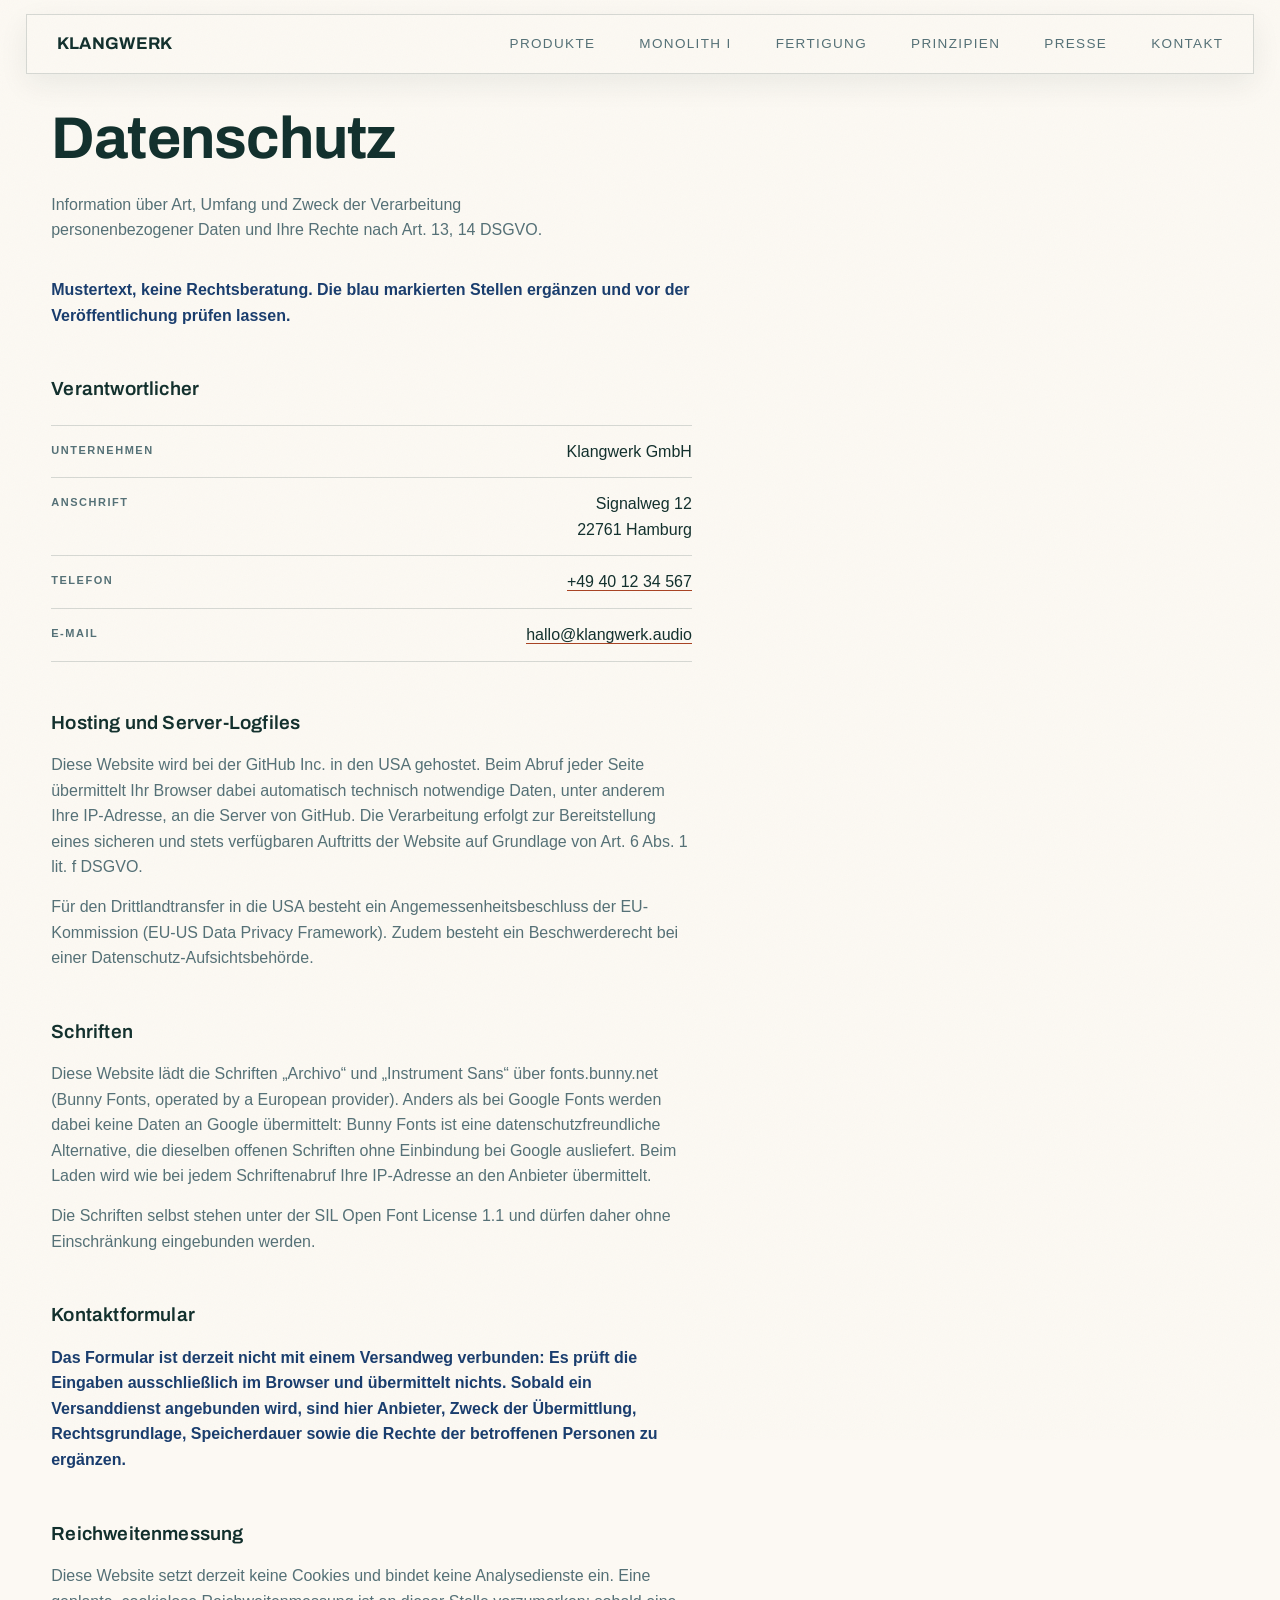
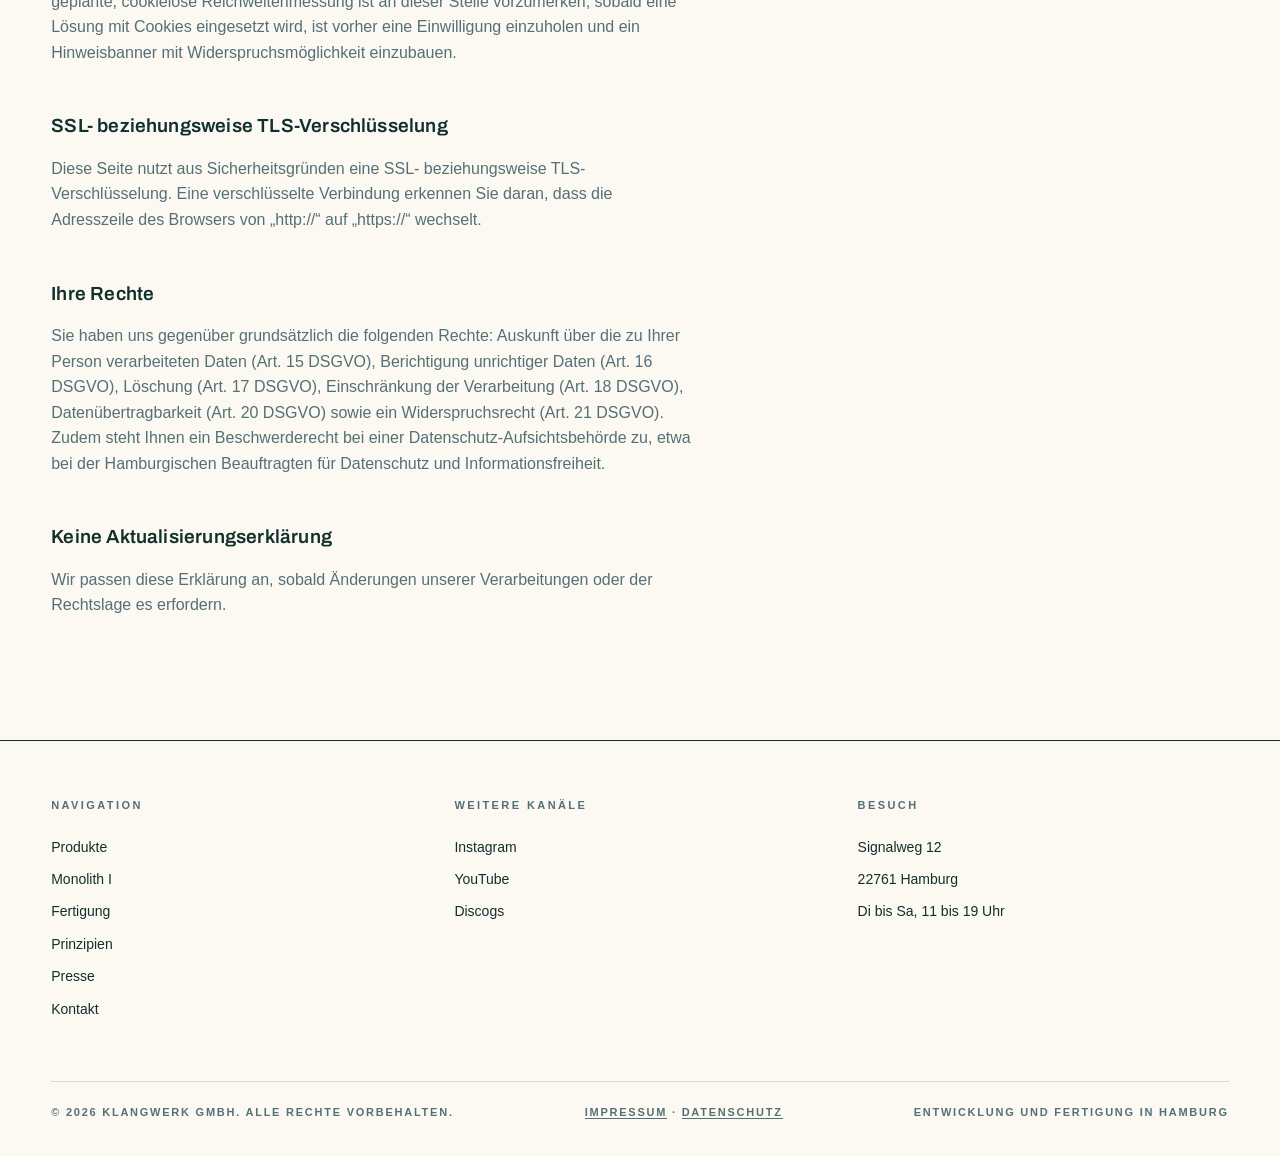
<file: datenschutz.html>
<!DOCTYPE html>
<html lang="de">
<head>
<meta charset="UTF-8">
<meta name="viewport" content="width=device-width, initial-scale=1.0">
<title>Datenschutz — KLANGWERK</title>
<meta name="description" content="Information über Art, Umfang und Zweck der Verarbeitung personenbezogener Daten auf der Website der Klangwerk GmbH.">
<meta name="theme-color" content="#FCF9F3">
<link rel="canonical" href="https://lasssse.github.io/klangwerk/datenschutz.html">
<meta property="og:title" content="Datenschutz — KLANGWERK">
<meta property="og:url" content="https://lasssse.github.io/klangwerk/datenschutz.html">
<meta property="og:image" content="https://lasssse.github.io/klangwerk/assets/og.png">
<meta name="twitter:card" content="summary_large_image">
<link rel="icon" href="data:image/svg+xml,%3Csvg xmlns='http://www.w3.org/2000/svg' viewBox='0 0 32 32'%3E%3Crect width='32' height='32' fill='%23A84222'/%3E%3Ctext x='16' y='24' font-family='Helvetica,Arial,sans-serif' font-size='21' font-weight='700' fill='%23FCF9F3' text-anchor='middle'%3EK%3C/text%3E%3C/svg%3E">
<link rel="preconnect" href="https://fonts.bunny.net">
<link href="https://fonts.bunny.net/css?family=archivo:500,600,700|instrument-sans:400,500,600,700&display=swap" rel="stylesheet">
<link rel="stylesheet" href="styles.css">
<noscript><style>.menu-btn,.menu-pop{display:none}.nav{display:flex;flex-wrap:wrap;gap:6px 20px}.head-in{height:auto;min-height:60px;padding:10px 22px}section{scroll-margin-top:110px}</style></noscript>
<script src="script.js" defer></script>
</head>

<body>
<div class="noise" aria-hidden="true"></div>

<header class="site-head">
  <div class="wrap head-in">
    <a class="wordmark" href="index.html">KLANGWERK</a>
    <nav class="nav" aria-label="Hauptnavigation">
      <a href="index.html#lineup">Produkte</a>
      <a href="index.html#flagship">Monolith I</a>
      <a href="index.html#craft">Fertigung</a>
      <a href="index.html#approach">Prinzipien</a>
      <a href="index.html#press">Presse</a>
      <a href="index.html#contact">Kontakt</a>
    </nav>
    <button class="menu-btn" id="menuBtn" type="button" popovertarget="menuPop" aria-controls="menuPop">
      <svg class="menu-icon" viewBox="0 0 18 16" fill="none" aria-hidden="true" focusable="false"><path d="M0 2h18M0 8h18M0 14h18" stroke="currentColor" stroke-width="2"/></svg>
      <span>Menü</span>
    </button>
  </div>
</header>

<div class="menu-pop" id="menuPop" popover>
  <div class="wrap">
    <nav aria-label="Menü in kleiner Ansicht">
      <a href="index.html#lineup">Produkte</a>
      <a href="index.html#flagship">Monolith I</a>
      <a href="index.html#craft">Fertigung</a>
      <a href="index.html#approach">Prinzipien</a>
      <a href="index.html#press">Presse</a>
      <a href="index.html#contact">Kontakt</a>
    </nav>
    <p class="menu-foot">
      <a href="tel:+49401234567">+49 40 12 34 567</a>
      <a href="mailto:hallo@klangwerk.audio">hallo@klangwerk.audio</a>
      <span>Signalweg 12, 22761 Hamburg</span>
    </p>
  </div>
</div>

<main id="top">
<section class="sec">
    <div class="wrap">
      <h2>Datenschutz</h2>
      <p class="sec-intro">Information über Art, Umfang und Zweck der Verarbeitung personenbezogener Daten und Ihre Rechte nach Art. 13, 14 DSGVO.</p>

      <p class="legaltext"><span class="todo">Mustertext, keine Rechtsberatung. Die blau markierten Stellen ergänzen und vor der Veröffentlichung prüfen lassen.</span></p>

      <div class="legaltext">
        <h3>Verantwortlicher</h3>
        <dl class="facts">
          <div><dt>Unternehmen</dt><dd>Klangwerk GmbH</dd></div>
          <div><dt>Anschrift</dt><dd>Signalweg 12<br>22761 Hamburg</dd></div>
          <div><dt>Telefon</dt><dd><a href="tel:+49401234567">+49 40 12 34 567</a></dd></div>
          <div><dt>E-Mail</dt><dd><a href="mailto:hallo@klangwerk.audio">hallo@klangwerk.audio</a></dd></div>
        </dl>

        <h3>Hosting und Server-Logfiles</h3>
        <p>Diese Website wird bei der GitHub Inc. in den USA gehostet. Beim Abruf jeder Seite übermittelt Ihr Browser dabei automatisch technisch notwendige Daten, unter anderem Ihre IP-Adresse, an die Server von GitHub. Die Verarbeitung erfolgt zur Bereitstellung eines sicheren und stets verfügbaren Auftritts der Website auf Grundlage von Art. 6 Abs. 1 lit. f DSGVO.</p>
        <p>Für den Drittlandtransfer in die USA besteht ein Angemessenheitsbeschluss der EU-Kommission (EU-US Data Privacy Framework). Zudem besteht ein Beschwerderecht bei einer Datenschutz-Aufsichtsbehörde.</p>

        <h3>Schriften</h3>
        <p>Diese Website lädt die Schriften „Archivo“ und „Instrument Sans“ über fonts.bunny.net (Bunny Fonts, operated by a European provider). Anders als bei Google Fonts werden dabei keine Daten an Google übermittelt: Bunny Fonts ist eine datenschutzfreundliche Alternative, die dieselben offenen Schriften ohne Einbindung bei Google ausliefert. Beim Laden wird wie bei jedem Schriftenabruf Ihre IP-Adresse an den Anbieter übermittelt.</p>
        <p>Die Schriften selbst stehen unter der SIL Open Font License 1.1 und dürfen daher ohne Einschränkung eingebunden werden.</p>

        <h3>Kontaktformular</h3>
        <p class="todo">Das Formular ist derzeit nicht mit einem Versandweg verbunden: Es prüft die Eingaben ausschließlich im Browser und übermittelt nichts. Sobald ein Versanddienst angebunden wird, sind hier Anbieter, Zweck der Übermittlung, Rechtsgrundlage, Speicherdauer sowie die Rechte der betroffenen Personen zu ergänzen.</p>

        <h3>Reichweitenmessung</h3>
        <p>Diese Website setzt derzeit keine Cookies und bindet keine Analysedienste ein. Eine geplante, cookielose Reichweitenmessung ist an dieser Stelle vorzumerken; sobald eine Lösung mit Cookies eingesetzt wird, ist vorher eine Einwilligung einzuholen und ein Hinweisbanner mit Widerspruchsmöglichkeit einzubauen.</p>

        <h3>SSL- beziehungsweise TLS-Verschlüsselung</h3>
        <p>Diese Seite nutzt aus Sicherheitsgründen eine SSL- beziehungsweise TLS-Verschlüsselung. Eine verschlüsselte Verbindung erkennen Sie daran, dass die Adresszeile des Browsers von „http://“ auf „https://“ wechselt.</p>

        <h3>Ihre Rechte</h3>
        <p>Sie haben uns gegenüber grundsätzlich die folgenden Rechte: Auskunft über die zu Ihrer Person verarbeiteten Daten (Art. 15 DSGVO), Berichtigung unrichtiger Daten (Art. 16 DSGVO), Löschung (Art. 17 DSGVO), Einschränkung der Verarbeitung (Art. 18 DSGVO), Datenübertragbarkeit (Art. 20 DSGVO) sowie ein Widerspruchsrecht (Art. 21 DSGVO). Zudem steht Ihnen ein Beschwerderecht bei einer Datenschutz-Aufsichtsbehörde zu, etwa bei der Hamburgischen Beauftragten für Datenschutz und Informationsfreiheit.</p>

        <h3>Keine Aktualisierungserklärung</h3>
        <p>Wir passen diese Erklärung an, sobald Änderungen unserer Verarbeitungen oder der Rechtslage es erfordern.</p>
      </div>
    </div>
  </section>
</main>

<footer class="footer">
  <div class="wrap">
    <div class="foot-cols">
      <div><h3>Navigation</h3><a href="index.html#lineup">Produkte</a><a href="index.html#flagship">Monolith I</a><a href="index.html#craft">Fertigung</a><a href="index.html#approach">Prinzipien</a><a href="index.html#press">Presse</a><a href="index.html#contact">Kontakt</a></div>
      <div><h3>Weitere Kanäle</h3><a href="https://www.instagram.com/klangwerk.audio/" target="_blank" rel="noopener noreferrer">Instagram</a><a href="https://www.youtube.com/@klangwerk" target="_blank" rel="noopener noreferrer">YouTube</a><a href="https://www.discogs.com/seller/klangwerk/profile" target="_blank" rel="noopener noreferrer">Discogs</a></div>
      <div><h3>Besuch</h3><ul><li>Signalweg 12</li><li>22761 Hamburg</li><li>Di bis Sa, 11 bis 19 Uhr</li></ul></div>
    </div>
    <div class="legal"><span>© 2026 Klangwerk GmbH. Alle Rechte vorbehalten.</span><span><a href="impressum.html">Impressum</a> · <a href="datenschutz.html">Datenschutz</a></span><span>Entwicklung und Fertigung in Hamburg</span></div>
  </div>
</footer>

</body>
</html>
</file>
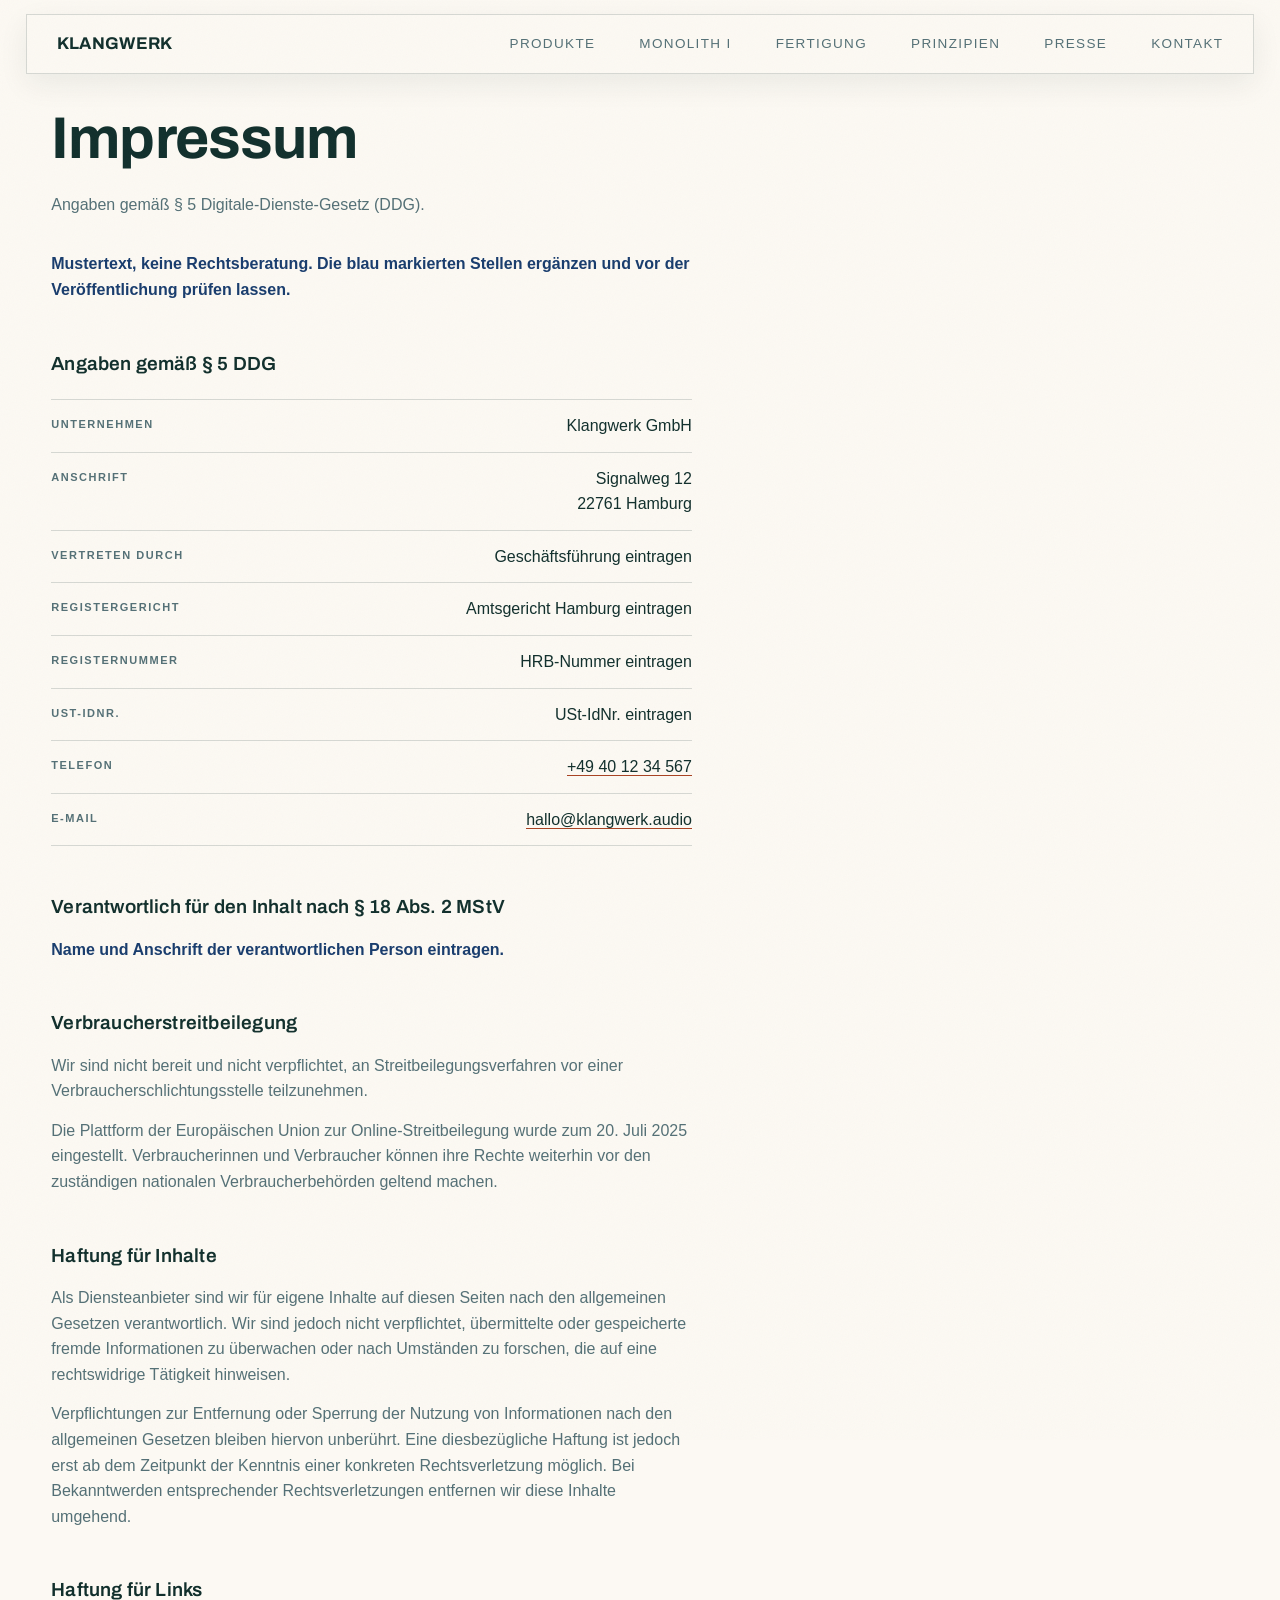
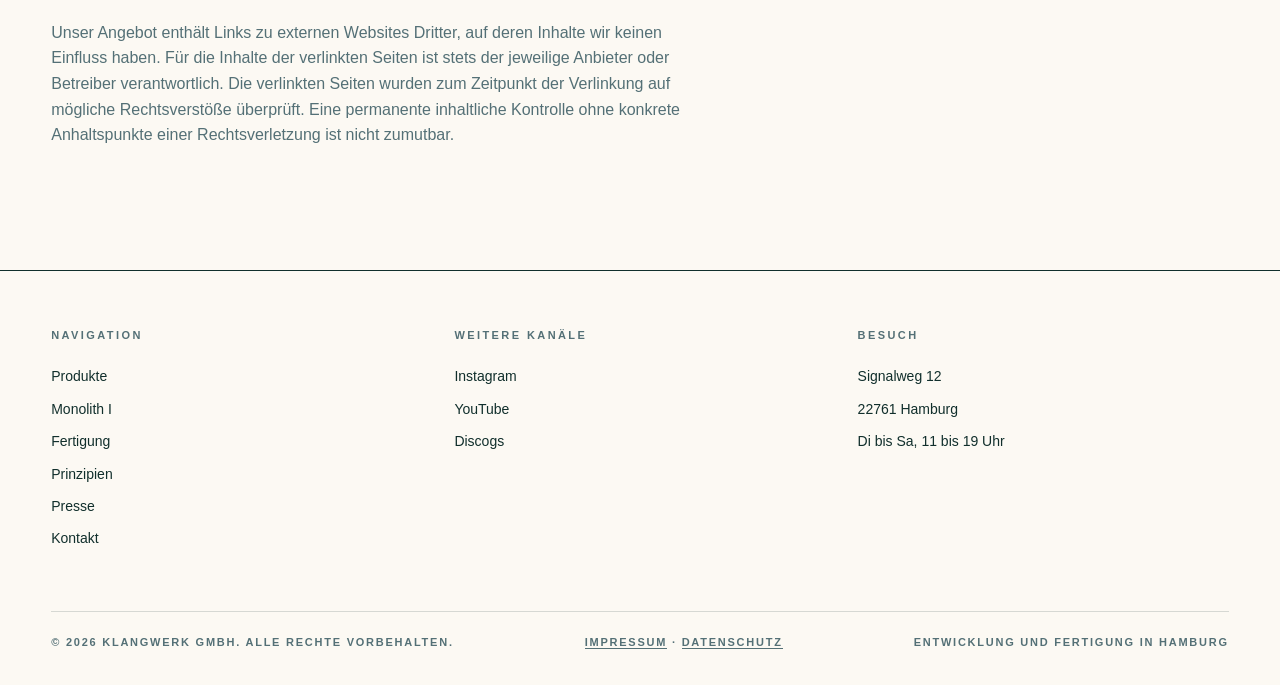
<file: impressum.html>
<!DOCTYPE html>
<html lang="de">
<head>
<meta charset="UTF-8">
<meta name="viewport" content="width=device-width, initial-scale=1.0">
<title>Impressum — KLANGWERK</title>
<meta name="description" content="Anbieterkennzeichnung der Klangwerk GmbH, Hamburg, nach § 5 DDG.">
<meta name="theme-color" content="#FCF9F3">
<link rel="canonical" href="https://lasssse.github.io/klangwerk/impressum.html">
<meta property="og:title" content="Impressum — KLANGWERK">
<meta property="og:url" content="https://lasssse.github.io/klangwerk/impressum.html">
<meta property="og:image" content="https://lasssse.github.io/klangwerk/assets/og.png">
<meta name="twitter:card" content="summary_large_image">
<link rel="icon" href="data:image/svg+xml,%3Csvg xmlns='http://www.w3.org/2000/svg' viewBox='0 0 32 32'%3E%3Crect width='32' height='32' fill='%23A84222'/%3E%3Ctext x='16' y='24' font-family='Helvetica,Arial,sans-serif' font-size='21' font-weight='700' fill='%23FCF9F3' text-anchor='middle'%3EK%3C/text%3E%3C/svg%3E">
<link rel="preconnect" href="https://fonts.bunny.net">
<link href="https://fonts.bunny.net/css?family=archivo:500,600,700|instrument-sans:400,500,600,700&display=swap" rel="stylesheet">
<link rel="stylesheet" href="styles.css">
<noscript><style>.menu-btn,.menu-pop{display:none}.nav{display:flex;flex-wrap:wrap;gap:6px 20px}.head-in{height:auto;min-height:60px;padding:10px 22px}section{scroll-margin-top:110px}</style></noscript>
<script src="script.js" defer></script>
</head>

<body>
<div class="noise" aria-hidden="true"></div>

<header class="site-head">
  <div class="wrap head-in">
    <a class="wordmark" href="index.html">KLANGWERK</a>
    <nav class="nav" aria-label="Hauptnavigation">
      <a href="index.html#lineup">Produkte</a>
      <a href="index.html#flagship">Monolith I</a>
      <a href="index.html#craft">Fertigung</a>
      <a href="index.html#approach">Prinzipien</a>
      <a href="index.html#press">Presse</a>
      <a href="index.html#contact">Kontakt</a>
    </nav>
    <button class="menu-btn" id="menuBtn" type="button" popovertarget="menuPop" aria-controls="menuPop">
      <svg class="menu-icon" viewBox="0 0 18 16" fill="none" aria-hidden="true" focusable="false"><path d="M0 2h18M0 8h18M0 14h18" stroke="currentColor" stroke-width="2"/></svg>
      <span>Menü</span>
    </button>
  </div>
</header>

<div class="menu-pop" id="menuPop" popover>
  <div class="wrap">
    <nav aria-label="Menü in kleiner Ansicht">
      <a href="index.html#lineup">Produkte</a>
      <a href="index.html#flagship">Monolith I</a>
      <a href="index.html#craft">Fertigung</a>
      <a href="index.html#approach">Prinzipien</a>
      <a href="index.html#press">Presse</a>
      <a href="index.html#contact">Kontakt</a>
    </nav>
    <p class="menu-foot">
      <a href="tel:+49401234567">+49 40 12 34 567</a>
      <a href="mailto:hallo@klangwerk.audio">hallo@klangwerk.audio</a>
      <span>Signalweg 12, 22761 Hamburg</span>
    </p>
  </div>
</div>

<main id="top">
<section class="sec">
    <div class="wrap">
      <h2>Impressum</h2>
      <p class="sec-intro">Angaben gemäß § 5 Digitale-Dienste-Gesetz (DDG).</p>

      <p class="legaltext"><span class="todo">Mustertext, keine Rechtsberatung. Die blau markierten Stellen ergänzen und vor der Veröffentlichung prüfen lassen.</span></p>

      <div class="legaltext">
        <h3>Angaben gemäß § 5 DDG</h3>
        <dl class="facts">
          <div><dt>Unternehmen</dt><dd>Klangwerk GmbH</dd></div>
          <div><dt>Anschrift</dt><dd>Signalweg 12<br>22761 Hamburg</dd></div>
          <div><dt>Vertreten durch</dt><dd class="todo">Geschäftsführung eintragen</dd></div>
          <div><dt>Registergericht</dt><dd class="todo">Amtsgericht Hamburg eintragen</dd></div>
          <div><dt>Registernummer</dt><dd class="todo">HRB-Nummer eintragen</dd></div>
          <div><dt>USt-IdNr.</dt><dd class="todo">USt-IdNr. eintragen</dd></div>
          <div><dt>Telefon</dt><dd><a href="tel:+49401234567">+49 40 12 34 567</a></dd></div>
          <div><dt>E-Mail</dt><dd><a href="mailto:hallo@klangwerk.audio">hallo@klangwerk.audio</a></dd></div>
        </dl>

        <h3>Verantwortlich für den Inhalt nach § 18 Abs. 2 MStV</h3>
        <p class="todo">Name und Anschrift der verantwortlichen Person eintragen.</p>

        <h3>Verbraucherstreitbeilegung</h3>
        <p>Wir sind nicht bereit und nicht verpflichtet, an Streitbeilegungsverfahren vor einer Verbraucherschlichtungsstelle teilzunehmen.</p>
        <p>Die Plattform der Europäischen Union zur Online-Streitbeilegung wurde zum 20. Juli 2025 eingestellt. Verbraucherinnen und Verbraucher können ihre Rechte weiterhin vor den zuständigen nationalen Verbraucherbehörden geltend machen.</p>

        <h3>Haftung für Inhalte</h3>
        <p>Als Diensteanbieter sind wir für eigene Inhalte auf diesen Seiten nach den allgemeinen Gesetzen verantwortlich. Wir sind jedoch nicht verpflichtet, übermittelte oder gespeicherte fremde Informationen zu überwachen oder nach Umständen zu forschen, die auf eine rechtswidrige Tätigkeit hinweisen.</p>
        <p>Verpflichtungen zur Entfernung oder Sperrung der Nutzung von Informationen nach den allgemeinen Gesetzen bleiben hiervon unberührt. Eine diesbezügliche Haftung ist jedoch erst ab dem Zeitpunkt der Kenntnis einer konkreten Rechtsverletzung möglich. Bei Bekanntwerden entsprechender Rechtsverletzungen entfernen wir diese Inhalte umgehend.</p>

        <h3>Haftung für Links</h3>
        <p>Unser Angebot enthält Links zu externen Websites Dritter, auf deren Inhalte wir keinen Einfluss haben. Für die Inhalte der verlinkten Seiten ist stets der jeweilige Anbieter oder Betreiber verantwortlich. Die verlinkten Seiten wurden zum Zeitpunkt der Verlinkung auf mögliche Rechtsverstöße überprüft. Eine permanente inhaltliche Kontrolle ohne konkrete Anhaltspunkte einer Rechtsverletzung ist nicht zumutbar.</p>
      </div>
    </div>
  </section>
</main>

<footer class="footer">
  <div class="wrap">
    <div class="foot-cols">
      <div><h3>Navigation</h3><a href="index.html#lineup">Produkte</a><a href="index.html#flagship">Monolith I</a><a href="index.html#craft">Fertigung</a><a href="index.html#approach">Prinzipien</a><a href="index.html#press">Presse</a><a href="index.html#contact">Kontakt</a></div>
      <div><h3>Weitere Kanäle</h3><a href="https://www.instagram.com/klangwerk.audio/" target="_blank" rel="noopener noreferrer">Instagram</a><a href="https://www.youtube.com/@klangwerk" target="_blank" rel="noopener noreferrer">YouTube</a><a href="https://www.discogs.com/seller/klangwerk/profile" target="_blank" rel="noopener noreferrer">Discogs</a></div>
      <div><h3>Besuch</h3><ul><li>Signalweg 12</li><li>22761 Hamburg</li><li>Di bis Sa, 11 bis 19 Uhr</li></ul></div>
    </div>
    <div class="legal"><span>© 2026 Klangwerk GmbH. Alle Rechte vorbehalten.</span><span><a href="impressum.html">Impressum</a> · <a href="datenschutz.html">Datenschutz</a></span><span>Entwicklung und Fertigung in Hamburg</span></div>
  </div>
</footer>

</body>
</html>
</file>
<file: styles.css>
/* Klangwerk: gesamte Gestaltung der Seite. Oben Farben, Rasterweiten und Grundwerte. */
:root{
  /* Grundflächen und Text */
  --paper:#FCF9F3; --surface:#FFFFFF; --ink:#112F2C; --muted:#547076;
  /* --line trennt nur Zierflächen, --line-strong umrandet Bedienelemente (3:1) */
  --line:rgba(17,47,44,.16); --line-strong:rgba(17,47,44,.6);
  /* Hauptfarbe */
  --accent:#A84222; --accent-d:#9E3E20; --accent-dd:#8B351D; --accent-l:#C17961; --accent-ll:#D9AC9B; --accent-tint:#F0DFD6;
  /* Zweitfarbe */
  --alert:#1C4286; --alert-l:#889ABA; --alert-ll:#C2C9D7; --alert-d:#5672A2; --alert-dd:#183C6D;
  --disp:'Archivo',sans-serif; --body:'Instrument Sans',sans-serif;
}
*{margin:0;padding:0;box-sizing:border-box}
html{scroll-behavior:smooth}
body{background:var(--paper);color:var(--ink);font-family:var(--body);font-size:16px;line-height:1.6;-webkit-font-smoothing:antialiased;overflow-x:hidden}
img{display:block;max-width:100%}
a{color:inherit;text-decoration:none}
ul{list-style:none}
::selection{background:var(--accent-d);color:#fff}
:focus-visible{outline:2px solid var(--accent);outline-offset:3px}
.wrap{width:min(1240px,92vw);margin-inline:auto}
section{scroll-margin-top:90px}

/* Papierkorn, statisch */
.noise{position:fixed;inset:-60%;width:220%;height:220%;pointer-events:none;z-index:90;opacity:.03;
  background-image:url("data:image/svg+xml,%3Csvg xmlns='http://www.w3.org/2000/svg' width='300' height='300'%3E%3Cfilter id='n'%3E%3CfeTurbulence type='fractalNoise' baseFrequency='0.85' numOctaves='2'/%3E%3C/filter%3E%3Crect width='300' height='300' filter='url(%23n)'/%3E%3C/svg%3E")}

/* ---------- Kopfzeile ---------- */
/* Die Leiste schwebt über dem Inhalt: eigener Rand, fast Fensterbreite, heller
   Rahmen und weicher Schatten. Ab 1180px ragt sie seitlich über den Satzspiegel
   hinaus, damit der Kopf breiter wirkt als der Inhalt darunter. */
.site-head{position:fixed;top:14px;left:0;right:0;z-index:60}
.head-in{display:flex;align-items:center;justify-content:space-between;gap:24px;height:60px;padding:0 22px;
  background:var(--paper);border:1px solid var(--line);box-shadow:0 10px 30px rgba(17,47,44,.07)}
.wordmark{font-family:var(--disp);font-weight:700;letter-spacing:.02em;font-size:17px}
.wordmark sup{font-size:9px;color:var(--accent-d)}
.wordmark:hover{color:var(--accent-dd)}
.nav{display:flex;gap:30px}
.nav a{font-size:13px;font-weight:500;letter-spacing:.08em;text-transform:uppercase;color:var(--muted);padding:6px 0;
  background-image:linear-gradient(var(--accent),var(--accent));background-repeat:no-repeat;background-position:bottom;background-size:0 3px;
  transition:color .2s ease,background-size .2s ease}
.nav a:hover{color:var(--ink)}
.nav a.active{color:var(--accent-dd);background-size:100% 3px}
/* Auf dem Desktop atmet die Leiste mehr und reicht seitlich über den Satzspiegel
   hinaus: 1400px statt 1240px, bei 1440px Fenster also 70px links und rechts
   über der Kante des Inhalts. Innen 30px statt 22px, Abstand 44px statt 30px
   und etwas mehr Laufweite. Nachgemessen mit den echten Zeichenbreiten: 713px
   für die sechs Einträge (vorher 611px), 117px Wortmarke, 219px frei bei 1180px.
   Erst ab 1180px, weil die Navigation darunter noch Platz braucht. */
@media(min-width:1180px){
  .head-in{width:min(1400px,96vw);padding:0 30px}
  .nav{gap:44px}
  .nav a{font-size:13.5px;letter-spacing:.1em;padding:7px 0}
}

/* Menüknopf und Popover */
.menu-btn{display:none;align-items:center;gap:10px;background:none;border:1.5px solid var(--line-strong);color:var(--ink);padding:9px 14px;
  font-family:var(--body);font-size:12px;font-weight:600;letter-spacing:.14em;text-transform:uppercase;cursor:pointer;
  transition:background-color .2s ease,border-color .2s ease,color .2s ease}
.menu-btn:hover{background:var(--accent-tint);border-color:var(--accent);color:var(--accent-dd)}
.menu-icon{width:18px;height:16px;display:block}
.menu-pop{position:fixed;top:82px;left:50%;transform:translateX(-50%);width:min(1240px,92vw);height:auto;max-height:calc(100vh - 100px);overflow:auto;margin:0;
  border:1px solid var(--line);border-top:1.5px solid var(--accent);background:var(--paper);color:var(--ink);padding:10px 22px 24px;
  box-shadow:0 20px 34px rgba(17,47,44,.14)}
.menu-pop::backdrop{background:transparent}
.menu-pop nav{display:flex;flex-direction:column}
.menu-pop a{font-family:var(--disp);font-size:19px;font-weight:600;padding:13px 0;border-bottom:1px solid var(--line)}
.menu-pop a:hover{color:var(--accent-dd)}
.menu-foot{display:flex;flex-wrap:wrap;gap:6px 24px;margin-top:20px;font-size:13px;color:var(--muted)}
.menu-foot a{font-family:var(--body);font-size:13px;font-weight:600;border:0;padding:0;color:var(--accent-dd);text-decoration:underline;text-underline-offset:3px}
.menu-foot a:hover{color:var(--accent-d)}
/* Ohne Popover-Unterstützung steuert eine Klasse die Sichtbarkeit */
html.no-popover .menu-pop{display:none}
html.no-popover .menu-pop.open{display:block}
@media(max-width:960px){.nav{display:none}.menu-btn{display:flex}}


/* ---------- Hero ---------- */
/* Der Abstand oben hält die schwebende Leiste frei (14px + 60px) und lässt danach
   Luft: 118px plus 20px im Raster, früher waren es 206px. */
.hero{padding:118px 0 0}
.hero-grid{display:grid;grid-template-columns:repeat(12,1fr);gap:32px;padding:20px 0 64px}
.hero-left{grid-column:1/5;align-self:center}
/* Der Kopf steht links neben der Wolke. Das Raster teilt 4 zu 8 Spalten (Text 392px,
   Wolke 816px bei 1240px Inhaltsbreite). Grundlage der Schriftgröße sind die echten
   Archivo-Metriken: „Die Referenz“ in Satzschreibung misst 5,794 em, das längste Wort
   „Referenz“ allein 4,108 em. Höchstwert 5rem (80px): „Referenz“ 329px in 392px, also
   16% Reserve. Der ganze Satz misst 464px, bricht im Raster deshalb immer in zwei
   Zeilen, unter 961px steht er in einer. Die 5,5vw halten denselben Anteil Reserve bis
   zum Höchstwert. Keine Trennstellen; break-word bleibt als Netz, falls die Schrift
   einmal nicht lädt. Geprüft von 320px bis 2560px Fensterbreite. */
.hero-h{font-family:var(--disp);font-weight:700;font-size:clamp(2.4rem,5.5vw,5rem);line-height:1;letter-spacing:-.025em;margin-bottom:30px;
  hyphens:none;overflow-wrap:break-word}
.hollow{color:transparent;-webkit-text-stroke:1.5px var(--accent)}
@supports not (-webkit-text-stroke:1px black){.hollow{color:var(--accent)}}
.hero-sub{margin-top:0;max-width:46ch;color:var(--muted);font-size:17px}
.hero-ctas{display:flex;gap:28px;margin-top:38px;align-items:center;flex-wrap:wrap}
.btn{display:inline-block;background:var(--accent-d);color:#fff;border:1.5px solid var(--accent-d);padding:15px 30px;font-family:var(--disp);font-weight:600;font-size:14px;letter-spacing:.03em;cursor:pointer;
  transition:background-color .2s ease,border-color .2s ease,color .2s ease}
.btn:hover{background:var(--accent-dd);border-color:var(--accent-dd);color:#fff}
.btn:disabled,.btn:disabled:hover{background:var(--muted);border-color:var(--muted);color:#fff;cursor:default}
.tlink{font-weight:600;font-size:15px;color:var(--accent-dd);border-bottom:2px solid var(--accent);padding-bottom:4px;transition:color .2s ease,border-color .2s ease}
.tlink:hover{color:var(--ink);border-color:var(--ink)}
/* Die Bühne des Hero: Punktwolke hinten, Lautsprecher davor. Sie bekommt acht von
   zwölf Spalten (816px) und wächst mit der Fensterbreite. Ohne JavaScript bleibt
   die Wolke leer und der Lautsprecher steht still, die Aufteilung stimmt weiter. */
.hero-stage{position:relative;grid-column:5/13;align-self:center;min-height:clamp(360px,48vw,700px)}
.hero-cloud{position:absolute;inset:0;opacity:.62}
#cloud{position:absolute;inset:0;width:100%;height:100%;display:block}
.sq{display:inline-block;width:8px;height:8px;background:var(--accent);margin-right:9px}
@media(max-width:960px){.hero-grid{grid-template-columns:1fr}.hero-left,.hero-stage{grid-column:1/-1}}

/* ---------- Lautsprecher im Hero ----------
   Ein Quader aus sechs Flächen, gebaut allein mit CSS-3D: keine Bibliothek, keine
   Zusatzdatei, keine Bilder. Der Winkel steht in --spin. Wo scroll() als Zeitachse
   unterstützt wird, folgt die Drehung dem Scrollfortschritt direkt in CSS, sonst
   setzt script.js dieselbe Variable. Kein Scroll-Hacking, nur eine Transformierung. */
.speaker-wrap{position:absolute;inset:0;display:grid;place-items:center;perspective:1600px;perspective-origin:50% 46%}
.speaker{position:relative;width:300px;height:500px;transform-style:preserve-3d;
  transform:rotateY(var(--spin,-20deg)) rotateX(3deg) var(--scale,1)}
.speaker .sp{position:absolute;backface-visibility:hidden;background:linear-gradient(105deg,#2d2622,#171210 46%,#0f0b0a)}
.speaker .sp-front{inset:0;transform:translateZ(130px)}
.speaker .sp-back{inset:0;transform:rotateY(180deg) translateZ(130px);background:linear-gradient(255deg,#251f1b,#141010 50%,#0c0908)}
.speaker .sp-left,.speaker .sp-right{width:260px;height:500px;left:20px;top:0;background:linear-gradient(90deg,#0e0a08,#251e1a 45%,#161110)}
.speaker .sp-left{transform:rotateY(-90deg) translateZ(150px)}
.speaker .sp-right{transform:rotateY(90deg) translateZ(150px)}
.speaker .sp-top,.speaker .sp-bottom{width:300px;height:260px;left:0;top:120px;background:linear-gradient(180deg,#3b312b,#241d19)}
.speaker .sp-top{transform:rotateX(90deg) translateZ(250px)}
.speaker .sp-bottom{transform:rotateX(-90deg) translateZ(250px);background:linear-gradient(0deg,#0b0807,#191412)}
/* Tiefmittel, Mitteltöner und Hochtöner auf der Front */
.drv{position:absolute;left:50%;transform:translateX(-50%);border-radius:50%;
  background:radial-gradient(circle at 36% 30%,#4c423a,#171210 58%,#090807);
  box-shadow:inset 0 0 0 2px rgba(0,0,0,.75),inset 0 6px 14px rgba(255,255,255,.05),0 14px 26px rgba(0,0,0,.42)}
.drv::after{content:"";position:absolute;inset:26%;border-radius:50%;
  background:radial-gradient(circle at 38% 32%,#5b4f46,#1c1714 66%);
  box-shadow:inset 0 3px 7px rgba(0,0,0,.8),0 1px 2px rgba(255,255,255,.06)}
.drv-woofer{width:150px;height:150px;bottom:52px}
.drv-mid{width:104px;height:104px;bottom:216px}
.drv-tweet{width:56px;height:56px;bottom:338px}
.sp-badge{position:absolute;left:50%;transform:translateX(-50%);bottom:18px;width:34px;height:3px;background:var(--accent-l);opacity:.9}
.sp-port{position:absolute;left:50%;bottom:88px;transform:translateX(-50%);width:92px;height:124px;border:1.5px solid rgba(255,255,255,.1);border-radius:46% 46% 8px 8px}
.sp-foot{display:block;width:26px;height:26px;border-radius:50%;background:#0a0807;margin:112px auto 0;box-shadow:inset 0 0 0 2px rgba(255,255,255,.07)}
.speaker-shadow{position:absolute;bottom:5%;left:50%;width:360px;height:46px;transform:translateX(-50%);
  background:radial-gradient(50% 50% at 50% 50%,rgba(17,47,44,.2),rgba(17,47,44,0) 70%);filter:blur(7px)}
@media(max-width:1100px){.speaker{--scale:.88}}
@media(max-width:700px){.speaker{--scale:.7}}
@supports (animation-timeline:scroll()){
  .speaker{animation:spin-scroll linear both;animation-timeline:scroll(root block);animation-range:0 90vh}
}
@keyframes spin-scroll{
  from{transform:rotateY(-20deg) rotateX(3deg) var(--scale,1)}
  to{transform:rotateY(48deg) rotateX(3deg) var(--scale,1)}
}

/* ---------- Abschnitte ---------- */
.sec{padding-block:clamp(90px,12vh,150px)}
.sec h2{font-family:var(--disp);font-weight:700;font-size:clamp(2rem,4.6vw,3.8rem);line-height:1.05;letter-spacing:-.015em;max-width:24ch}
.sec-intro{margin-top:22px;max-width:56ch;color:var(--muted)}
.tint-g{background:var(--accent-tint)}
.tint-b{background:var(--alert-ll)}

/* ---------- Kollektion ---------- */
.cards{display:grid;grid-template-columns:repeat(3,1fr);gap:1.5px;background:var(--ink);border:1.5px solid var(--ink);margin-top:64px}
.card{background:var(--paper);position:relative;overflow:hidden;display:flex;flex-direction:column}
@media(hover:none){.card{cursor:pointer}}
.card-media{position:relative;overflow:hidden;aspect-ratio:4/5}
.card-media img{width:100%;height:100%;object-fit:cover}
.card-tag{position:absolute;top:16px;left:16px;font-size:11px;font-weight:700;letter-spacing:.16em;text-transform:uppercase;background:var(--accent-d);color:#fff;padding:7px 12px}
/* Plakette, damit das Plus auf jedem Bild lesbar bleibt */
.card-plus{position:absolute;top:14px;right:16px;font-family:var(--disp);font-size:26px;line-height:1.15;font-weight:600;color:var(--ink);background:var(--paper);padding:0 9px}
.card-bar{display:flex;justify-content:space-between;align-items:baseline;padding:18px 20px;border-top:1.5px solid var(--ink);transition:background-color .25s ease,color .25s ease}
.card-bar h3{font-family:var(--disp);font-size:20px;font-weight:700;letter-spacing:-.01em}
.card:hover .card-bar,.card.open .card-bar{background:var(--accent-d);color:#fff}
.price{font-size:13px;font-weight:600;opacity:.75}
.card:hover .price,.card.open .price{opacity:1}
/* Messblatt: öffnet bei Hover, Fokus oder Tippen, versteckt per visibility */
.card-info{position:absolute;left:0;right:0;bottom:0;z-index:3;background:var(--ink);color:var(--paper);padding:24px 20px 22px;
  opacity:0;visibility:hidden;transition:opacity .25s ease,visibility .25s ease}
.card:hover .card-info,.card:focus-within .card-info,.card.open .card-info{opacity:1;visibility:visible}
.card-info>p{font-size:14.5px;line-height:1.55;color:rgba(252,249,243,.82);margin-bottom:16px}
.card-info li{display:flex;justify-content:space-between;gap:12px;font-size:12.5px;padding:8px 0;border-top:1px solid rgba(252,249,243,.22)}
.card-info li span{color:rgba(252,249,243,.6);text-transform:uppercase;font-size:10.5px;letter-spacing:.12em;font-weight:600;padding-top:2px}
.card-info li b{font-weight:600;text-align:right}
/* --accent-ll statt --accent-l: auf dem dunklen Panel liegt nur --accent-l bei
   4,21:1 und damit unter der Grenze von 4,5. --accent-ll kommt auf 7,04:1. */
.card-cta{display:inline-block;margin-top:16px;font-size:12px;font-weight:700;letter-spacing:.14em;text-transform:uppercase;color:var(--accent-ll);border-bottom:1.5px solid var(--accent-ll);padding-bottom:4px}
.card-cta:hover{color:var(--paper);border-color:var(--paper)}
@media(max-width:900px){.cards{grid-template-columns:1fr}}


/* ---------- Flaggschiff ---------- */
.dark{background:var(--ink);color:var(--paper);--line:rgba(252,249,243,.22)}
.flag-grid{display:grid;grid-template-columns:repeat(12,1fr);gap:48px}
.flag-left{grid-column:1/6}
.flag-sticky{position:sticky;top:110px}
.flag-sticky figure{overflow:hidden;aspect-ratio:4/5;border:1.5px solid rgba(252,249,243,.3)}
.flag-sticky img{width:100%;height:100%;object-fit:cover}
.flag-chip{display:inline-block;margin-top:16px;font-size:11px;font-weight:600;letter-spacing:.16em;text-transform:uppercase;border:1px solid var(--alert);color:var(--alert-l);padding:9px 14px}
.flag-right h2{color:var(--paper)}
.flag-right p{color:rgba(252,249,243,.78);max-width:58ch;margin-top:22px}
.spec-dl{margin-top:44px}
.spec-dl div{display:flex;justify-content:space-between;gap:20px;padding:13px 0;border-top:1px solid var(--line);font-size:13.5px}
.spec-dl dt{color:rgba(252,249,243,.6);text-transform:uppercase;font-size:11px;letter-spacing:.14em;font-weight:600;padding-top:3px}
.spec-dl dd{font-weight:600;text-align:right}
.counters{display:grid;grid-template-columns:repeat(4,1fr);gap:1.5px;background:rgba(252,249,243,.25);border:1.5px solid rgba(252,249,243,.25);margin-top:52px}
.counter{background:var(--ink);padding:26px 20px}
.counter .num{font-family:var(--disp);font-size:clamp(1.8rem,3vw,2.6rem);font-weight:700;letter-spacing:-.015em;color:var(--paper)}
.counter .num+i{font-style:normal;font-size:clamp(.9rem,1.5vw,1.3rem);margin-left:3px;color:var(--accent-l)}
.counter small{display:block;margin-top:8px;font-size:10.5px;font-weight:600;letter-spacing:.18em;text-transform:uppercase;color:rgba(252,249,243,.55)}
@media(max-width:960px){.flag-grid{grid-template-columns:1fr}.flag-left,.flag-right{grid-column:1/-1}.flag-sticky{position:static}.counters{grid-template-columns:repeat(2,1fr)}}
/* Referenzton */
.tone{margin-top:52px;border:1.5px solid rgba(252,249,243,.32);padding:22px;display:flex;align-items:center;gap:22px;flex-wrap:wrap}
.tone-btn{font-family:var(--disp);font-size:13px;font-weight:600;letter-spacing:.1em;text-transform:uppercase;background:none;border:1.5px solid var(--alert);color:var(--alert-l);padding:12px 22px;cursor:pointer;
  transition:background-color .2s ease,color .2s ease,border-color .2s ease}
.tone-btn:hover{background:var(--alert);border-color:var(--alert);color:var(--ink)}
.tone.on .tone-btn{background:var(--accent-d);border-color:var(--accent-d);color:#fff}
.tone-time{font-size:12px;font-weight:600;letter-spacing:.14em;color:rgba(252,249,243,.6);font-variant-numeric:tabular-nums}
.tone-label{font-size:11px;font-weight:600;letter-spacing:.18em;text-transform:uppercase;color:rgba(252,249,243,.55);margin-left:auto}

/* ---------- Fertigung ---------- */
.craft-grid{display:grid;grid-template-columns:repeat(12,1fr);gap:28px;margin-top:64px}
.craft-grid .f1{grid-column:1/5}
.craft-grid .f2{grid-column:5/9;margin-top:110px}
.craft-grid .f3{grid-column:9/13;margin-top:40px}
.craft-grid .imgbox{overflow:hidden;border:1.5px solid var(--ink);aspect-ratio:700/880;background:var(--surface)}
.craft-grid img{width:100%;height:100%;object-fit:cover}
.craft-grid figcaption{margin-top:14px;font-size:12.5px;font-weight:600;letter-spacing:.06em;color:var(--muted);display:flex;align-items:flex-start}
.craft-grid figcaption::before{content:"";width:8px;height:8px;background:var(--accent);margin:6px 11px 0 0;flex:none}
@media(max-width:860px){.craft-grid .f1,.craft-grid .f2,.craft-grid .f3{grid-column:1/-1;margin-top:0}}

/* ---------- Haltung ---------- */
.appr-grid{display:grid;grid-template-columns:repeat(12,1fr);gap:48px}
.appr-left{grid-column:1/6}
.appr-sticky{position:sticky;top:120px}
.appr-right{grid-column:6/13}
.principle{border-top:1.5px solid var(--accent);padding:30px 0;display:grid;grid-template-columns:26px 1fr;gap:18px}
.principle .sq{margin-top:9px}
.principle h3{font-family:var(--disp);font-size:22px;font-weight:700;letter-spacing:-.01em;text-transform:uppercase}
.principle p{margin-top:10px;color:var(--muted);max-width:52ch}
@media(max-width:960px){.appr-grid{grid-template-columns:1fr}.appr-left,.appr-right{grid-column:1/-1}.appr-sticky{position:static}}

/* ---------- Presse ---------- */
.quotes{display:grid;grid-template-columns:repeat(3,1fr);gap:1.5px;background:var(--ink);border:1.5px solid var(--ink);margin-top:60px}
/* Das Anführungszeichen sitzt in einer eigenen Spalte links neben dem Text.
   Dadurch hat es einen eigenen Zeilenkasten und kann keine Zeile überlagern. */
.quote{position:relative;background:var(--paper);padding:36px 30px 36px 76px;transition:background-color .25s ease,color .25s ease}
.quote::before{content:"„";position:absolute;left:28px;top:26px;font-family:var(--disp);font-size:52px;line-height:1;font-weight:700;color:var(--accent-d);transition:color .25s ease}
.quote:hover{background:var(--accent-dd);color:#fff}
.quote:hover::before{color:var(--alert)}
.quote p{font-family:var(--disp);font-size:19px;font-weight:600;line-height:1.4;letter-spacing:-.01em}
.quote footer{margin-top:22px;font-size:11px;font-weight:600;letter-spacing:.2em;text-transform:uppercase;color:var(--muted)}
.quote:hover footer{color:rgba(255,255,255,.85)}
@media(max-width:900px){.quotes{grid-template-columns:1fr}}
@media(max-width:520px){.quote{padding:30px 22px 30px 62px}.quote::before{left:20px;top:22px;font-size:42px}}

/* ---------- Kontakt ---------- */
.contact-grid{display:grid;grid-template-columns:repeat(12,1fr);gap:48px;margin-top:60px}
.c-left{grid-column:1/5}
.c-right{grid-column:5/13}
.cpanel{background:var(--ink);color:var(--paper);padding:32px 28px;position:sticky;top:110px}
.cpanel div{display:flex;justify-content:space-between;gap:16px;padding:15px 0;border-top:1px solid rgba(252,249,243,.22)}
.cpanel div:first-child{border-top:0;padding-top:0}
.cpanel dt{color:rgba(252,249,243,.6);text-transform:uppercase;font-size:10.5px;letter-spacing:.2em;font-weight:600;padding-top:4px}
.cpanel dd{font-weight:600;text-align:right;font-size:15px}
.cpanel a{border-bottom:1.5px solid var(--accent);transition:border-color .2s ease,color .2s ease}
.cpanel a:hover{color:var(--accent-ll);border-color:var(--accent-ll)}
.cpanel .csign{margin-top:26px;padding-top:20px;border-top:1px solid rgba(252,249,243,.22);font-size:13px;color:rgba(252,249,243,.65)}
/* Formular */
.fgrid{display:grid;grid-template-columns:1fr 1fr;gap:28px}
.field{display:flex;flex-direction:column}
.field.wide{grid-column:1/-1}
.flab{display:block;font-size:12px;font-weight:700;letter-spacing:.1em;text-transform:uppercase;margin-bottom:10px}
.fin{width:100%;border:1.5px solid var(--line-strong);background:var(--surface);padding:14px 16px;font-family:var(--body);font-size:16px;color:var(--ink);border-radius:0;appearance:none;
  transition:border-color .2s ease,box-shadow .2s ease}
.fin::placeholder{color:var(--muted)}
.fin:hover{border-color:var(--ink)}
.fin:focus{outline:none;border-color:var(--accent);box-shadow:0 0 0 3px var(--accent-ll)}
textarea.fin{min-height:130px;resize:vertical}
.selwrap{position:relative}
.selwrap::after{content:"";position:absolute;right:18px;top:50%;width:9px;height:9px;border-right:2px solid var(--ink);border-bottom:2px solid var(--ink);transform:translateY(-70%) rotate(45deg);pointer-events:none}
.selwrap .fin{padding-right:48px;cursor:pointer}
.selwrap select:invalid{color:var(--muted)}
.selwrap option{color:var(--ink)}
.fmsg{display:none;margin-top:9px;font-size:13px;font-weight:600;color:var(--alert-dd)}
.field.err .fmsg{display:block}
.field.err .fin{border-color:var(--alert-dd);box-shadow:0 0 0 3px var(--alert-l)}
.form-foot{grid-column:1/-1;display:flex;align-items:center;gap:26px;flex-wrap:wrap;margin-top:4px}
.submit{font-size:14px;padding:17px 40px}
.form-note{display:none;align-items:center;font-size:14px;font-weight:600;color:var(--accent-dd)}
.form-note.show{display:flex}
@media(max-width:900px){.contact-grid{grid-template-columns:1fr}.c-left,.c-right{grid-column:1/-1}.fgrid{grid-template-columns:1fr}.cpanel{position:static}}

/* ---------- Fuß ---------- */
.footer{border-top:1.5px solid var(--ink);padding:56px 0 34px}
.foot-cols{display:grid;grid-template-columns:repeat(3,1fr);gap:32px}
.foot-cols h3{font-size:11px;font-weight:700;letter-spacing:.22em;text-transform:uppercase;color:var(--muted);margin-bottom:16px}
.foot-cols a,.foot-cols li{display:block;font-size:14px;font-weight:500;padding:5px 0}
.foot-cols a:hover{color:var(--accent-dd);text-decoration:underline;text-underline-offset:4px}
.legal{display:flex;justify-content:space-between;gap:16px;flex-wrap:wrap;margin-top:56px;padding-top:22px;border-top:1px solid var(--line);font-size:11px;font-weight:600;letter-spacing:.16em;text-transform:uppercase;color:var(--muted)}
.legal a{border-bottom:1px solid currentColor;transition:color .2s ease}
.legal a:hover{color:var(--accent-dd)}

/* ---------- Rechtstexte ---------- */
/* Angabenpaare wie im dunklen Kontaktpanel, nur auf hellem Grund. Bewusst unter
   .legaltext gekapselt, damit keine allgemeine h3-Regel die Karten und Prinzipien
   auf der Startseite überschreibt. */
.legaltext{margin-top:34px;max-width:72ch;color:var(--muted)}
.legaltext h3{font-family:var(--disp);font-size:19px;font-weight:600;letter-spacing:.01em;color:var(--ink);margin-top:46px;margin-bottom:14px}
.legaltext p{margin-bottom:14px}
.legaltext a{border-bottom:1.5px solid var(--accent)}
.legaltext a:hover{color:var(--accent-dd);border-color:var(--accent-dd)}
.facts{margin-top:20px;border-top:1.5px solid var(--line)}
.facts div{display:flex;justify-content:space-between;gap:24px;padding:13px 0;border-bottom:1px solid var(--line)}
.facts dt{font-size:11px;font-weight:700;letter-spacing:.14em;text-transform:uppercase;color:var(--muted);white-space:nowrap;padding-top:3px}
.facts dd{font-weight:500;text-align:right;color:var(--ink)}
/* Offene Felder in den Rechtstexten sind blau markiert, damit sie beim Lesen auffallen. */
.todo{color:var(--alert-dd);font-weight:600}
@media(max-width:640px){.facts div{flex-direction:column;gap:4px}.facts dd{text-align:left}}
@media(max-width:820px){.foot-cols{grid-template-columns:1fr;gap:26px}}

/* ---------- Produktseiten ---------- */
/* Eine Vorlage für drei Seiten: Kopf mit Bild, Beschreibung, Daten, Zubehör,
   Fertigungshinweis und Vor/Zurück zu den anderen Geräten. */
.prod-top{padding-top:126px}
.prod-grid{display:grid;grid-template-columns:repeat(12,1fr);gap:48px;align-items:center}
.prod-head{grid-column:1/7}
.prod-tag{display:inline-block;font-size:11px;font-weight:700;letter-spacing:.2em;text-transform:uppercase;color:var(--accent-dd);border:1.5px solid var(--accent-l);padding:6px 12px;margin-bottom:24px}
.prod-name{font-family:var(--disp);font-weight:700;font-size:clamp(2.6rem,6.4vw,5rem);line-height:1;letter-spacing:-.025em}
.prod-price{font-family:var(--disp);font-weight:600;font-size:1.6rem;margin-top:20px;color:var(--accent-dd)}
.prod-lead{margin-top:18px;max-width:44ch;color:var(--muted);font-size:17px}
.prod-ctas{display:flex;gap:26px;align-items:center;flex-wrap:wrap;margin-top:32px}
.prod-facts{margin-top:40px}
.prod-shot{grid-column:7/13;margin:0}
.prod-shot img{width:100%;height:auto;border:1.5px solid var(--line)}
.prod-cols{margin-top:28px;max-width:72ch;color:var(--muted);columns:2;column-gap:56px}
.prod-cols p{margin-bottom:16px;break-inside:avoid}
.prose{color:var(--muted);max-width:52ch}
.prod-specs{margin-top:30px;max-width:none}
.prod-two{display:grid;grid-template-columns:1fr 1fr;gap:56px;align-items:start}
.ticks{margin-top:24px}
.ticks li{position:relative;padding:11px 0 11px 28px;border-bottom:1px solid var(--line);font-weight:500}
.ticks li::before{content:"";position:absolute;left:2px;top:20px;width:11px;height:6px;border-left:2px solid var(--accent);border-bottom:2px solid var(--accent);transform:rotate(-45deg)}
.cta-panel{display:grid;grid-template-columns:1fr auto;gap:40px;align-items:center;background:var(--ink);color:var(--paper);padding:42px 38px}
.cta-panel h2{max-width:none;color:var(--paper);font-size:clamp(1.6rem,3.2vw,2.4rem)}
.cta-panel p{margin-top:12px;max-width:52ch;color:rgba(252,249,243,.8)}
.cta-panel .btn{background:var(--accent);border-color:var(--accent)}
.cta-panel .btn:hover{background:var(--accent-d);border-color:var(--accent-d)}
.prod-nav{display:flex;justify-content:space-between;gap:20px;flex-wrap:wrap;margin-top:56px;padding-top:24px;border-top:1.5px solid var(--ink)}
.prod-nav a{font-family:var(--disp);font-weight:600;font-size:15px;color:var(--muted);transition:color .2s ease}
.prod-nav a:hover{color:var(--accent-dd)}
/* zweiter Aufruf auf der Produktkarte: Technische Daten und Hörtermin */
.card-sub{display:inline-block;margin-left:16px;font-size:12px;font-weight:700;letter-spacing:.14em;text-transform:uppercase;color:rgba(252,249,243,.62);border-bottom:1.5px solid rgba(252,249,243,.3);padding-bottom:4px;transition:color .2s ease,border-color .2s ease}
.card-sub:hover{color:var(--paper);border-color:var(--paper)}
@media(max-width:900px){.prod-grid{grid-template-columns:1fr}.prod-head,.prod-shot{grid-column:1/-1}.prod-cols{columns:1}.prod-two{grid-template-columns:1fr;gap:40px}.cta-panel{grid-template-columns:1fr}}


@media (prefers-reduced-motion: reduce){
  html{scroll-behavior:auto}
  *,*::before,*::after{transition-duration:.001s!important}
  /* Der Lautsprecher bleibt still, statt sich zu drehen. */
  .speaker{animation:none!important;transform:rotateY(-20deg) rotateX(3deg) var(--scale,1)}
}
</file>
